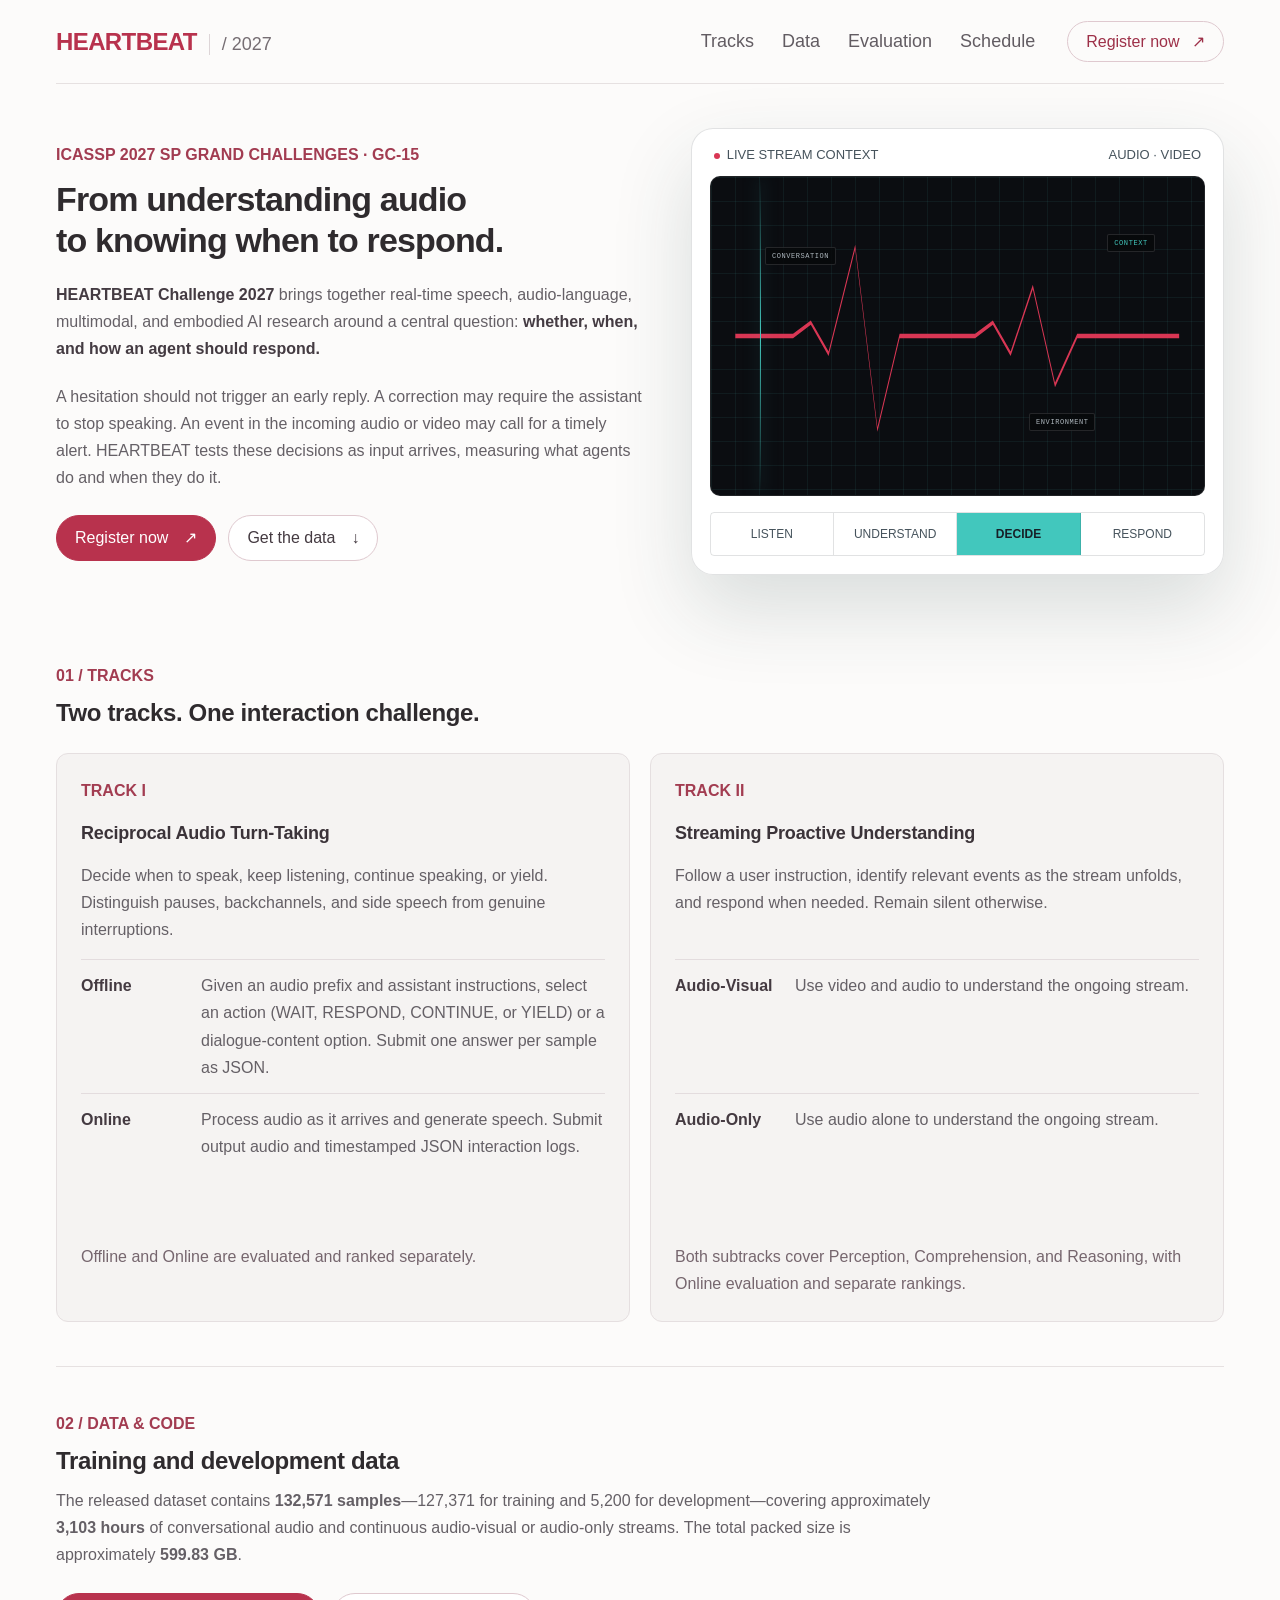
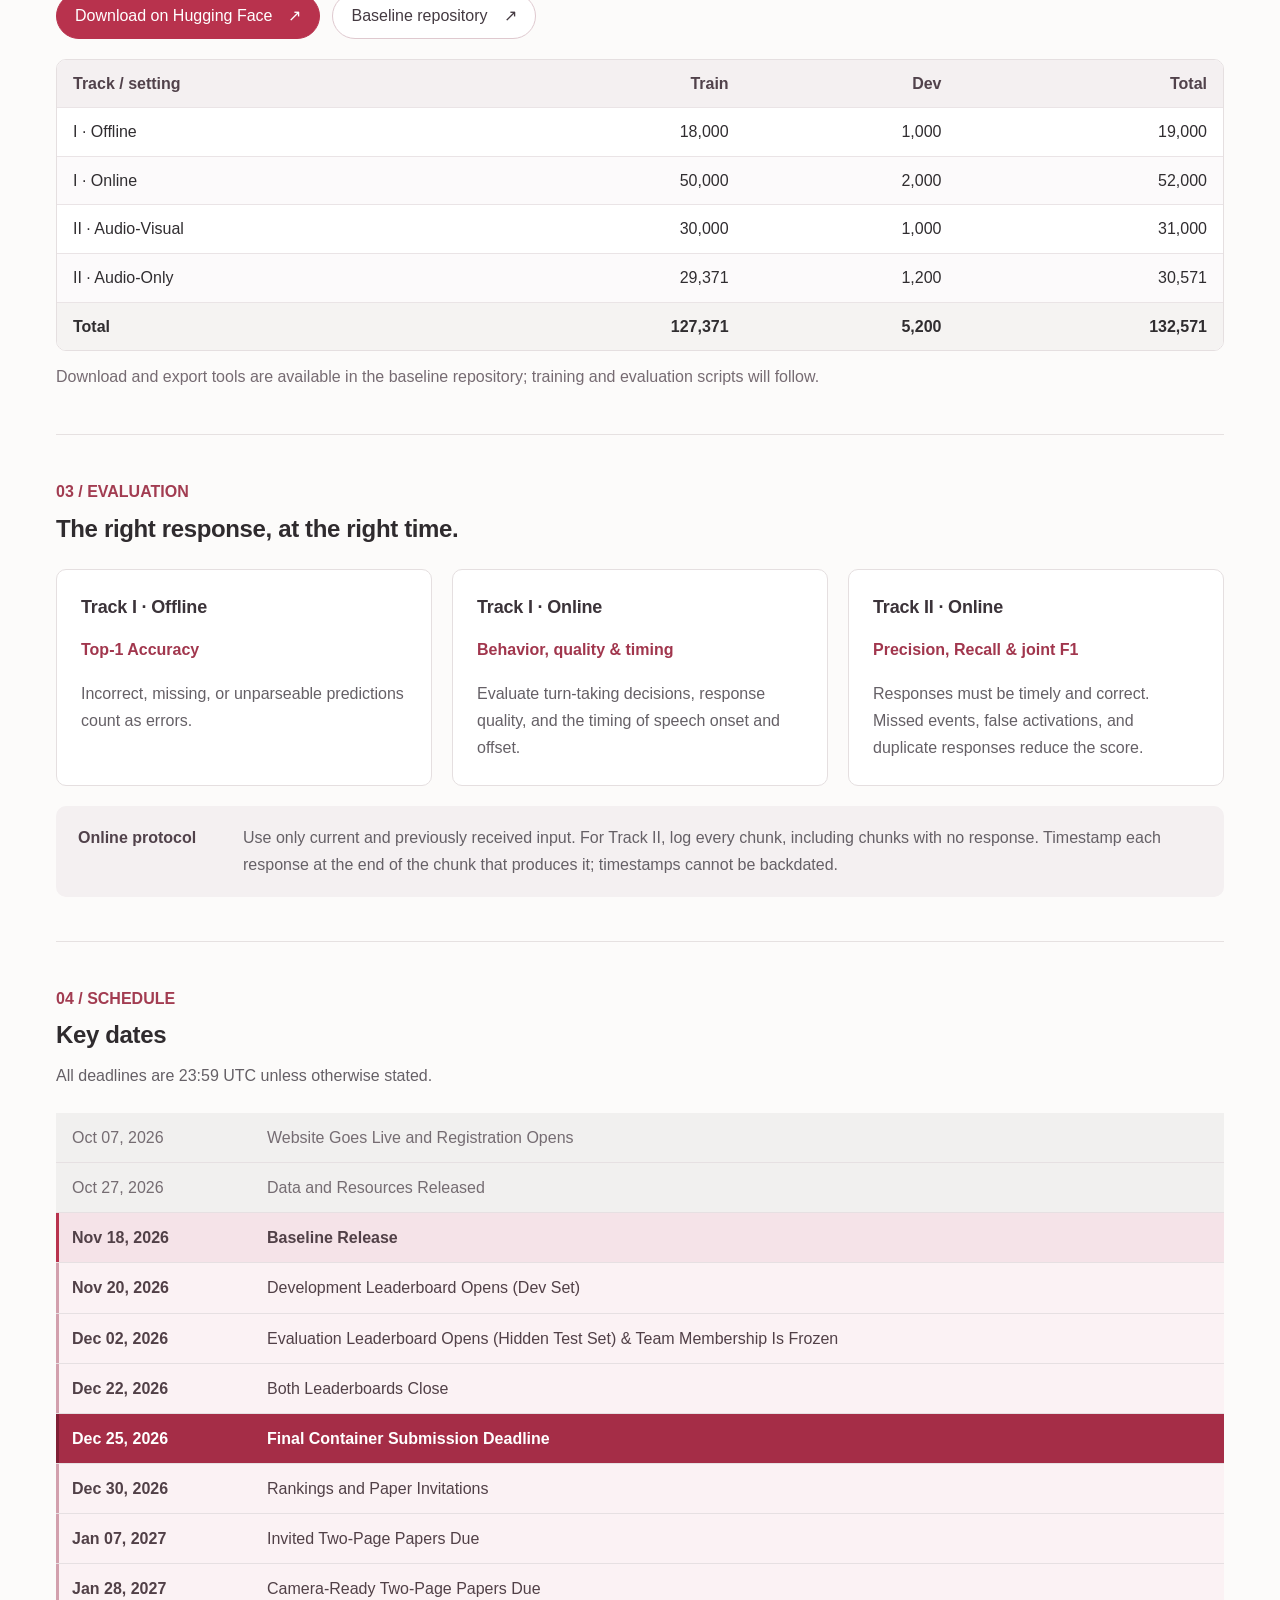
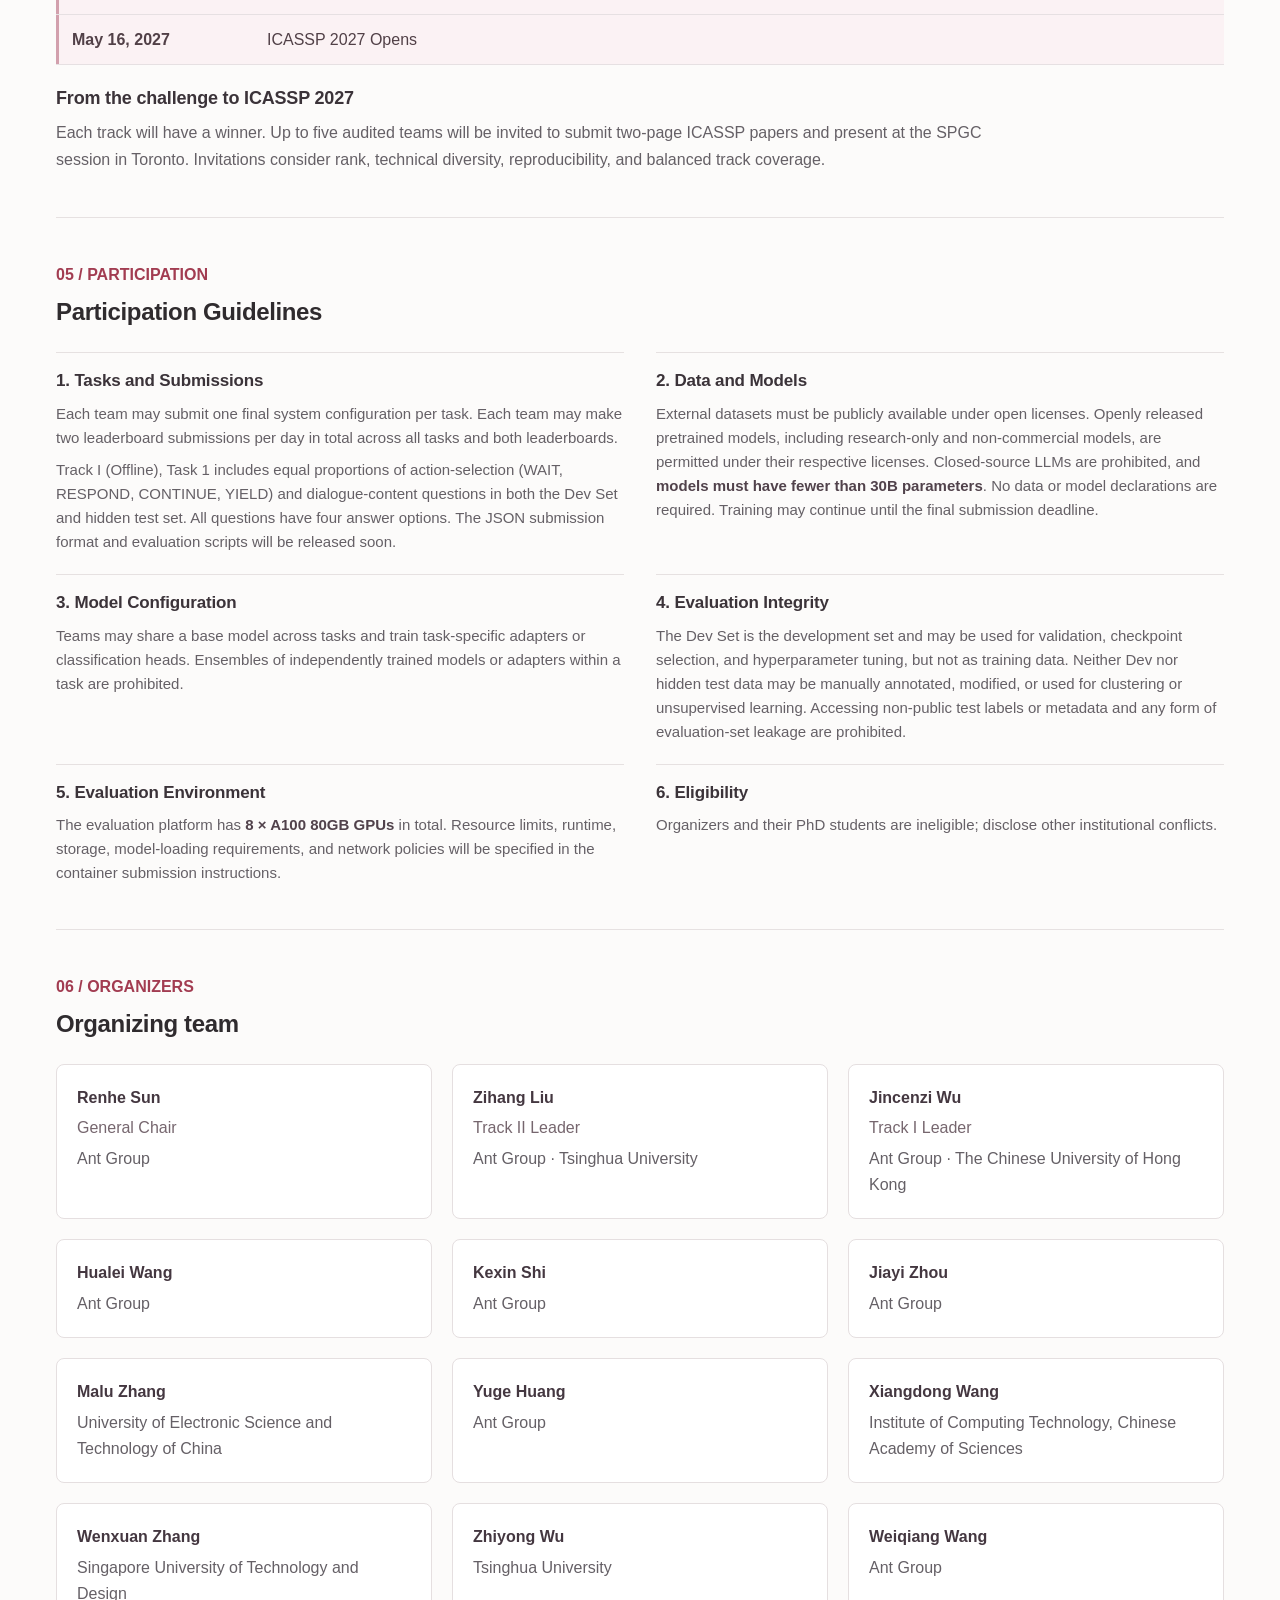
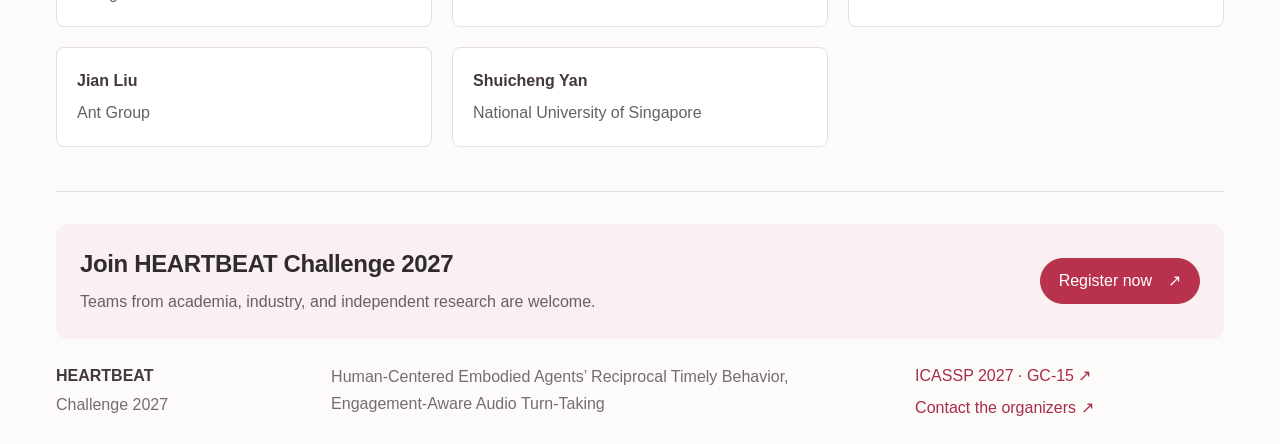
<file: index.html>
<!doctype html>
<html lang="en">
  <head>
    <meta charset="utf-8">
    <meta name="viewport" content="width=device-width, initial-scale=1">
    <meta name="theme-color" content="#fcfbfa">
    <meta name="color-scheme" content="light">
    <title>HEARTBEAT Challenge 2027 | Human-Centered Audio Agents</title>
    <meta name="description" content="A challenge for timely, context-appropriate behavior in conversational audio and continuous audio-visual or audio-only streams.">
    <meta name="keywords" content="audio agents, turn-taking, streaming proactive understanding, audio-visual understanding, ICASSP 2027, signal processing grand challenge">
    <link rel="canonical" href="https://heartbeat-challenge.github.io/">
    <meta property="og:title" content="HEARTBEAT Challenge 2027 | Human-Centered Audio Agents">
    <meta property="og:description" content="A challenge for timely, context-appropriate behavior in conversational audio and continuous audio-visual or audio-only streams.">
    <meta property="og:url" content="https://heartbeat-challenge.github.io/">
    <meta property="og:site_name" content="HEARTBEAT Challenge 2027">
    <meta property="og:type" content="website">
    <meta property="og:image" content="https://heartbeat-challenge.github.io/og.png">
    <meta property="og:image:width" content="1731">
    <meta property="og:image:height" content="909">
    <meta property="og:image:alt" content="HEARTBEAT Challenge 2027 — When to act, and when not to.">
    <meta name="twitter:card" content="summary_large_image">
    <meta name="twitter:title" content="HEARTBEAT Challenge 2027 | Human-Centered Audio Agents">
    <meta name="twitter:description" content="A challenge for timely, context-appropriate behavior in conversational audio and continuous audio-visual or audio-only streams.">
    <meta name="twitter:image" content="https://heartbeat-challenge.github.io/og.png">
    <link rel="stylesheet" href="styles.css?v=d2b49ff3ea4c">
  </head>
  <body>
    <div class="site-shell">
      <header class="site-header">
        <a class="wordmark" href="#top" aria-label="HEARTBEAT Challenge 2027 home">HEARTBEAT <span>/ 2027</span></a>
        <nav aria-label="Primary navigation">
          <a href="#tracks">Tracks</a><a href="#data">Data</a><a href="#evaluation">Evaluation</a><a href="#schedule">Schedule</a>
        </nav>
        <a href="https://docs.google.com/forms/d/e/1FAIpQLSeq71Oni7f8qC5xNKklaiRbovr6B1ZjVRHOJLXYPUYYPjAZ2w/viewform?usp=header" class="header-cta" target="_blank" rel="noopener noreferrer">Register now <span aria-hidden="true">↗</span></a>
      </header>
      <main id="top">
        <section class="hero" aria-labelledby="hero-title">
          <div class="hero-copy">
            <p class="eyebrow">ICASSP 2027 SP GRAND CHALLENGES · <span class="challenge-id">GC-15</span></p>
            <h1 id="hero-title">From understanding audio<br> to knowing when to respond.</h1>
            <p class="hero-lede"><strong>HEARTBEAT Challenge 2027</strong> brings together real-time speech, audio-language, multimodal, and embodied AI research around a central question: <strong>whether, when, and how an agent should respond.</strong></p>

            <p class="hero-lede">A hesitation should not trigger an early reply. A correction may require the assistant to stop speaking. An event in the incoming audio or video may call for a timely alert. HEARTBEAT tests these decisions as input arrives, measuring what agents do and when they do it.</p>
            <div class="hero-actions"><a href="https://docs.google.com/forms/d/e/1FAIpQLSeq71Oni7f8qC5xNKklaiRbovr6B1ZjVRHOJLXYPUYYPjAZ2w/viewform?usp=header" class="button button-primary" target="_blank" rel="noopener noreferrer">Register now <span aria-hidden="true">↗</span></a><a class="button button-ghost" href="#data">Get the data <span aria-hidden="true">↓</span></a></div>
          </div>
          <div class="monitor-card challenge-visual" aria-label="Continuous input, context understanding, and response decisions">
            <div class="monitor-head"><span>LIVE STREAM CONTEXT</span><span>AUDIO · VIDEO</span></div>
            <div class="monitor-screen" aria-hidden="true"><div class="monitor-grid"></div><div class="trace-reveal"><div class="trace-line"></div></div><div class="scan-line"></div><span class="audio-label label-a">CONVERSATION</span><span class="audio-label label-b">ENVIRONMENT</span><span class="audio-label label-c">CONTEXT</span></div>
            <div class="action-row" aria-label="Listen, understand, decide, and respond"><span>LISTEN</span><span>UNDERSTAND</span><span class="active">DECIDE</span><span>RESPOND</span></div>
          </div>
        </section>

        <section class="content-section" id="tracks" aria-labelledby="tracks-title">
          <div class="section-heading"><p class="section-kicker">01 / TRACKS</p><h2 id="tracks-title">Two tracks. One interaction challenge.</h2></div>
          <div class="track-grid">
            <article class="track-card">
              <p class="card-label">TRACK I</p><h3>Reciprocal Audio Turn-Taking</h3>
              <p>Decide when to speak, keep listening, continue speaking, or yield. Distinguish pauses, backchannels, and side speech from genuine interruptions.</p>
              <dl class="track-settings"><div><dt>Offline</dt><dd>Given an audio prefix and assistant instructions, select an action (WAIT, RESPOND, CONTINUE, or YIELD) or a dialogue-content option. Submit one answer per sample as JSON.</dd></div><div><dt>Online</dt><dd>Process audio as it arrives and generate speech. Submit output audio and timestamped JSON interaction logs.</dd></div></dl>
              <p class="card-note">Offline and Online are evaluated and ranked separately.</p>
            </article>
            <article class="track-card">
              <p class="card-label">TRACK II</p><h3>Streaming Proactive Understanding</h3>
              <p>Follow a user instruction, identify relevant events as the stream unfolds, and respond when needed. Remain silent otherwise.</p>
              <dl class="track-settings"><div><dt>Audio-Visual</dt><dd>Use video and audio to understand the ongoing stream.</dd></div><div><dt>Audio-Only</dt><dd>Use audio alone to understand the ongoing stream.</dd></div></dl>
              <p class="card-note">Both subtracks cover Perception, Comprehension, and Reasoning, with Online evaluation and separate rankings.</p>
            </article>
          </div>
        </section>

        <section class="content-section" id="data" aria-labelledby="data-title">
          <div class="section-heading"><p class="section-kicker">02 / DATA &amp; CODE</p><h2 id="data-title">Training and development data</h2><p>The released dataset contains <strong>132,571 samples</strong>—127,371 for training and 5,200 for development—covering approximately <strong>3,103 hours</strong> of conversational audio and continuous audio-visual or audio-only streams. The total packed size is approximately <strong>599.83 GB</strong>.</p></div>
          <div class="resource-links"><a href="https://huggingface.co/inclusionAI/Realtime-Venus/tree/main/data/HEARTBEAT_Challenge" class="button button-primary" target="_blank" rel="noopener noreferrer">Download on Hugging Face <span aria-hidden="true">↗</span></a><a href="https://github.com/heartbeat-challenge/HEARTBEAT_challenge_baseline/" class="button button-ghost" target="_blank" rel="noopener noreferrer">Baseline repository <span aria-hidden="true">↗</span></a></div>
          <div class="table-wrap" role="region" aria-label="Dataset statistics" tabindex="0">
            <table class="dataset-table"><caption>Dataset summary by track and setting</caption><thead><tr><th scope="col">Track / setting</th><th scope="col" class="numeric">Train</th><th scope="col" class="numeric">Dev</th><th scope="col" class="numeric">Total</th></tr></thead><tbody><tr><th scope="row">I · Offline</th><td>18,000</td><td>1,000</td><td>19,000</td></tr>
<tr><th scope="row">I · Online</th><td>50,000</td><td>2,000</td><td>52,000</td></tr>
<tr><th scope="row">II · Audio-Visual</th><td>30,000</td><td>1,000</td><td>31,000</td></tr>
<tr><th scope="row">II · Audio-Only</th><td>29,371</td><td>1,200</td><td>30,571</td></tr></tbody><tfoot><tr><th scope="row">Total</th><td>127,371</td><td>5,200</td><td>132,571</td></tr></tfoot></table>
          </div>
          <div class="data-notes"><p>Download and export tools are available in the baseline repository; training and evaluation scripts will follow.</p></div>
        </section>

        <section class="content-section" id="evaluation" aria-labelledby="evaluation-title">
          <div class="section-heading"><p class="section-kicker">03 / EVALUATION</p><h2 id="evaluation-title">The right response, at the right time.</h2></div>
          <div class="evaluation-grid">
            <article class="info-card"><h3>Track I · Offline</h3><p class="metric">Top-1 Accuracy</p><p>Incorrect, missing, or unparseable predictions count as errors.</p></article>
            <article class="info-card"><h3>Track I · Online</h3><p class="metric">Behavior, quality &amp; timing</p><p>Evaluate turn-taking decisions, response quality, and the timing of speech onset and offset.</p></article>
            <article class="info-card"><h3>Track II · Online</h3><p class="metric">Precision, Recall &amp; joint F1</p><p>Responses must be timely and correct. Missed events, false activations, and duplicate responses reduce the score.</p></article>
          </div>
          <div class="protocol-note"><strong>Online protocol</strong><p>Use only current and previously received input. For Track II, log every chunk, including chunks with no response. Timestamp each response at the end of the chunk that produces it; timestamps cannot be backdated.</p></div>
        </section>

        <section class="content-section" id="schedule" aria-labelledby="schedule-title">
          <div class="section-heading"><p class="section-kicker">04 / SCHEDULE</p><h2 id="schedule-title">Key dates</h2><p>All deadlines are 23:59 UTC unless otherwise stated.</p></div>
          <ol class="timeline">
            <li class="past"><time datetime="2026-10-07">Oct 07, 2026</time><span>Website Goes Live and Registration Opens</span></li>
            <li class="past"><time datetime="2026-10-27">Oct 27, 2026</time><span>Data and Resources Released</span></li>
            <li class="upcoming next"><time datetime="2026-11-18">Nov 18, 2026</time><span>Baseline Release</span></li>
            <li class="upcoming"><time datetime="2026-11-20">Nov 20, 2026</time><span>Development Leaderboard Opens (Dev Set)</span></li>
            <li class="upcoming"><time datetime="2026-12-02">Dec 02, 2026</time><span>Evaluation Leaderboard Opens (Hidden Test Set) &amp; Team Membership Is Frozen</span></li>
            <li class="upcoming"><time datetime="2026-12-22">Dec 22, 2026</time><span>Both Leaderboards Close</span></li>
            <li class="upcoming deadline"><time datetime="2026-12-25">Dec 25, 2026</time><span>Final Container Submission Deadline</span></li>
            <li class="upcoming"><time datetime="2026-12-30">Dec 30, 2026</time><span>Rankings and Paper Invitations</span></li>
            <li class="upcoming"><time datetime="2027-01-07">Jan 07, 2027</time><span>Invited Two-Page Papers Due</span></li>
            <li class="upcoming"><time datetime="2027-01-28">Jan 28, 2027</time><span>Camera-Ready Two-Page Papers Due</span></li>
            <li class="upcoming"><time datetime="2027-05-16">May 16, 2027</time><span>ICASSP 2027 Opens</span></li>
          </ol>
          <div class="recognition-note"><h3>From the challenge to ICASSP 2027</h3><p>Each track will have a winner. Up to five audited teams will be invited to submit two-page ICASSP papers and present at the SPGC session in Toronto. Invitations consider rank, technical diversity, reproducibility, and balanced track coverage.</p></div>
        </section>

        <section class="content-section" id="participation" aria-labelledby="participation-title">
          <div class="section-heading"><p class="section-kicker">05 / PARTICIPATION</p><h2 id="participation-title">Participation Guidelines</h2></div>
          <div class="participation-grid">
            <article><h3>1. Tasks and Submissions</h3><div><p>Each team may submit one final system configuration per task. Each team may make two leaderboard submissions per day in total across all tasks and both leaderboards.</p><p>Track I (Offline), Task 1 includes equal proportions of action-selection (WAIT, RESPOND, CONTINUE, YIELD) and dialogue-content questions in both the Dev Set and hidden test set. All questions have four answer options. The JSON submission format and evaluation scripts will be released soon.</p></div></article>
            <article><h3>2. Data and Models</h3><p>External datasets must be publicly available under open licenses. Openly released pretrained models, including research-only and non-commercial models, are permitted under their respective licenses. Closed-source LLMs are prohibited, and <strong>models must have fewer than 30B parameters</strong>. No data or model declarations are required. Training may continue until the final submission deadline.</p></article>
            <article><h3>3. Model Configuration</h3><p>Teams may share a base model across tasks and train task-specific adapters or classification heads. Ensembles of independently trained models or adapters within a task are prohibited.</p></article>
            <article><h3>4. Evaluation Integrity</h3><p>The Dev Set is the development set and may be used for validation, checkpoint selection, and hyperparameter tuning, but not as training data. Neither Dev nor hidden test data may be manually annotated, modified, or used for clustering or unsupervised learning. Accessing non-public test labels or metadata and any form of evaluation-set leakage are prohibited.</p></article>
            <article><h3>5. Evaluation Environment</h3><p>The evaluation platform has <strong>8 × A100 80GB GPUs</strong> in total. Resource limits, runtime, storage, model-loading requirements, and network policies will be specified in the container submission instructions.</p></article>
            <article><h3>6. Eligibility</h3><p>Organizers and their PhD students are ineligible; disclose other institutional conflicts.</p></article>
          </div>
        </section>

        <section class="content-section" id="organizers" aria-labelledby="organizers-title">
          <div class="section-heading"><p class="section-kicker">06 / ORGANIZERS</p><h2 id="organizers-title">Organizing team</h2></div>
          <ul class="team-list" aria-label="Full organizing team"><li><div class="organizer-person"><strong>Renhe Sun</strong><span class="organizer-role">General Chair</span></div><span class="organizer-affiliation">Ant Group</span></li><li><div class="organizer-person"><strong>Zihang Liu</strong><span class="organizer-role">Track II Leader</span></div><span class="organizer-affiliation">Ant Group · Tsinghua University</span></li><li><div class="organizer-person"><strong>Jincenzi Wu</strong><span class="organizer-role">Track I Leader</span></div><span class="organizer-affiliation">Ant Group · The Chinese University of Hong Kong</span></li><li><div class="organizer-person"><strong>Hualei Wang</strong></div><span class="organizer-affiliation">Ant Group</span></li><li><div class="organizer-person"><strong>Kexin Shi</strong></div><span class="organizer-affiliation">Ant Group</span></li><li><div class="organizer-person"><strong>Jiayi Zhou</strong></div><span class="organizer-affiliation">Ant Group</span></li><li><div class="organizer-person"><strong>Malu Zhang</strong></div><span class="organizer-affiliation">University of Electronic Science and Technology of China</span></li><li><div class="organizer-person"><strong>Yuge Huang</strong></div><span class="organizer-affiliation">Ant Group</span></li><li><div class="organizer-person"><strong>Xiangdong Wang</strong></div><span class="organizer-affiliation">Institute of Computing Technology, Chinese Academy of Sciences</span></li><li><div class="organizer-person"><strong>Wenxuan Zhang</strong></div><span class="organizer-affiliation">Singapore University of Technology and Design</span></li><li><div class="organizer-person"><strong>Zhiyong Wu</strong></div><span class="organizer-affiliation">Tsinghua University</span></li><li><div class="organizer-person"><strong>Weiqiang Wang</strong></div><span class="organizer-affiliation">Ant Group</span></li><li><div class="organizer-person"><strong>Jian Liu</strong></div><span class="organizer-affiliation">Ant Group</span></li><li><div class="organizer-person"><strong>Shuicheng Yan</strong></div><span class="organizer-affiliation">National University of Singapore</span></li></ul>
        </section>

        <section class="final-cta" aria-labelledby="final-title">
          <div><h2 id="final-title">Join HEARTBEAT Challenge 2027</h2><p>Teams from academia, industry, and independent research are welcome.</p></div>
          <a href="https://docs.google.com/forms/d/e/1FAIpQLSeq71Oni7f8qC5xNKklaiRbovr6B1ZjVRHOJLXYPUYYPjAZ2w/viewform?usp=header" class="button button-primary" target="_blank" rel="noopener noreferrer">Register now <span aria-hidden="true">↗</span></a>
        </section>
      </main>
      <footer><div class="footer-brand"><strong>HEARTBEAT</strong><span>Challenge 2027</span></div><p>Human-Centered Embodied Agents’ Reciprocal Timely Behavior, Engagement-Aware Audio Turn-Taking</p><div class="footer-meta"><a href="https://2027.ieeeicassp.org/sp-grand-challenges/" target="_blank" rel="noopener noreferrer">ICASSP 2027 · GC-15 <span aria-hidden="true">↗</span></a><a href="mailto:sunrenhe.srh@antgroup.com">Contact the organizers ↗</a></div></footer>
    </div>
  </body>
</html>
</file>
<file: styles.css>
:root {
  color-scheme: light;
  --page: #f5f8f8;
  --surface: #ffffff;
  --surface-soft: #edf5f4;
  --ink: #172027;
  --ink-soft: #ffffff;
  --paper: #f8faf9;
  --paper-bright: #ffffff;
  --muted: #66737b;
  --muted-dark: #46535c;
  --pulse: #d93654;
  --pulse-dark: #a92340;
  --signal: #42c7bd;
  --signal-dark: #08766f;
  --line: rgba(23, 32, 39, 0.13);
  --dark-line: rgba(23, 32, 39, 0.18);
  --mono: "SFMono-Regular", "Roboto Mono", "IBM Plex Mono", Consolas, monospace;
  --sans: Inter, "Helvetica Neue", Helvetica, Arial, sans-serif;
}

.monitor-card {
  align-self: center;
  padding: 18px;
  border: 1px solid var(--line);
  border-radius: 22px;
  background: rgba(255, 255, 255, 0.92);
  box-shadow: 0 34px 80px rgba(38, 69, 71, 0.16);
}

.monitor-head {
  display: flex;
  justify-content: space-between;
  padding: 0 4px 14px;
  color: var(--muted-dark);
  font-size: 9px;
}

.monitor-head span:first-child::before {
  display: inline-block;
  width: 6px;
  height: 6px;
  margin-right: 7px;
  border-radius: 50%;
  background: var(--pulse);
  content: "";
}

.monitor-screen {
  position: relative;
  height: clamp(230px, 25vw, 360px);
  overflow: hidden;
  border: 1px solid rgba(255, 255, 255, 0.09);
  border-radius: 10px;
  background: #0b0d11;
}

.monitor-grid {
  position: absolute;
  inset: 0;
  background-image:
    linear-gradient(rgba(92, 225, 216, 0.065) 1px, transparent 1px),
    linear-gradient(90deg, rgba(92, 225, 216, 0.065) 1px, transparent 1px);
  background-size: 24px 24px;
}

.trace-reveal {
  position: absolute;
  inset: 15% 5%;
  animation: trace-reveal 3.8s linear infinite;
}

.trace-line {
  width: 100%;
  height: 100%;
  background: var(--pulse);
  clip-path: polygon(0 49%, 13% 49%, 17% 43%, 21% 57%, 27% 9%, 32% 91%, 37% 49%, 54% 49%, 58% 43%, 62% 57%, 67% 27%, 72% 71%, 77% 49%, 100% 49%, 100% 51%, 77% 51%, 72% 73%, 67% 29%, 62% 59%, 58% 45%, 54% 51%, 37% 51%, 32% 93%, 27% 11%, 21% 59%, 17% 45%, 13% 51%, 0 51%);
  filter: drop-shadow(0 0 8px rgba(255, 73, 100, 0.76));
}

.scan-line {
  position: absolute;
  top: 0;
  bottom: 0;
  left: 10%;
  width: 1px;
  background: linear-gradient(transparent, var(--signal), transparent);
  box-shadow: 0 0 16px rgba(92, 225, 216, 0.55);
  animation: scan 4.8s linear infinite;
}

.audio-label {
  position: absolute;
  padding: 4px 6px;
  border: 1px solid rgba(255, 255, 255, 0.12);
  border-radius: 2px;
  background: rgba(8, 9, 11, 0.84);
  color: #aeb7be;
  font-family: var(--mono);
  font-size: 7px;
  letter-spacing: 0.08em;
}

.label-a { top: 22%; left: 11%; }
.label-b { right: 22%; bottom: 20%; }
.label-c { top: 18%; right: 10%; color: var(--signal); }

.action-row {
  display: grid;
  grid-template-columns: repeat(4, 1fr);
  overflow: hidden;
  border: 1px solid var(--line);
  border-radius: 4px;
}

.action-row span {
  display: grid;
  min-height: 36px;
  border-right: 1px solid var(--line);
  color: var(--muted-dark);
  font-family: var(--mono);
  font-size: 7px;
  letter-spacing: 0.05em;
  place-items: center;
}

.action-row span:last-child { border-right: 0; }
.action-row .active { background: var(--signal); color: var(--ink); font-weight: 800; }

@keyframes trace-reveal {
  0% { clip-path: inset(0 100% 0 0); opacity: 1; }
  76% { clip-path: inset(0 0 0 0); opacity: 1; }
  92% { clip-path: inset(0 0 0 0); opacity: 1; }
  100% { clip-path: inset(0 0 0 0); opacity: 0; }
}

@keyframes scan {
  from { transform: translateX(0); }
  to { transform: translateX(390px); }
}

/* Shared page grid, spacing, and type hierarchy. */
* { box-sizing: border-box; }
html { background: #fcfbfa; scroll-behavior: smooth; scroll-padding-top: 24px; }
body { margin: 0; background: #fcfbfa; color: #302d30; font-family: "Helvetica Neue", Helvetica, Arial, sans-serif; font-size: 16px; -webkit-font-smoothing: antialiased; }
a { color: #a52d47; text-decoration: none; }
a:hover { text-decoration: underline; text-underline-offset: 3px; }
a:focus-visible, .table-wrap:focus-visible { outline: 2px solid #b8324d; outline-offset: 4px; }
.site-shell { max-width: 1240px; margin: 0 auto; padding: 0 36px; }
.site-header { display: flex; align-items: center; gap: 32px; min-height: 84px; border-bottom: 1px solid #e6e1e1; }
.wordmark { display: inline-flex; align-items: baseline; gap: 12px; color: #b8324d; font-size: 24px; font-weight: 600; letter-spacing: -.025em; }
.wordmark span { padding-left: 12px; border-left: 1px solid #ddd5d7; color: #766e73; font-size: 18px; font-weight: 400; letter-spacing: 0; }
.site-header nav { display: flex; gap: 28px; margin-left: auto; font-size: 18px; }
.site-header nav a { color: #625c62; }
.header-cta { padding: 10px 18px; border: 1px solid #dfc9cf; border-radius: 24px; font-size: 16px; color: #9d3048; white-space: nowrap; }
.header-cta span { margin-left: 8px; }
.hero { display: grid; grid-template-columns: minmax(0,1.1fr) minmax(0,1fr); align-items: center; gap: 48px; padding: 44px 0; }
.eyebrow, .section-kicker, .card-label { margin: 0 0 12px; color: #a23c51; font-size: 16px; font-weight: 600; line-height: 1.6; letter-spacing: 0; }
h1 { margin: 0; color: #2f2b2e; font-size: 34px; font-weight: 600; line-height: 1.2; letter-spacing: -.025em; }
h2 { margin: 0; color: #2f2b2e; font-size: 24px; font-weight: 600; line-height: 1.35; letter-spacing: -.015em; }
h3 { margin: 0; color: #3b3339; font-size: 18px; font-weight: 600; line-height: 1.45; letter-spacing: -.01em; }
p { line-height: 1.7; }
.challenge-id { white-space: nowrap; }
.hero-lede { margin: 20px 0 0; color: #656066; }
.hero-lede strong { color: #443b42; font-weight: 600; }
.hero-actions, .resource-links { display: flex; flex-wrap: wrap; gap: 12px; }
.hero-actions { margin-top: 24px; }
.button { display: inline-flex; align-items: center; justify-content: center; gap: 16px; min-height: 44px; padding: 10px 18px; border: 1px solid #dfc9cf; border-radius: 24px; font-size: 16px; line-height: 1.5; white-space: nowrap; }
.button:hover { text-decoration: none; background: #f8eef1; }
.button-primary { border-color: #b8324d; background: #b8324d; color: #fff; }
.button-primary:hover { background: #9f263f; }
.button-ghost { color: #443a41; background: #fff; }
/* Illustration: retain original tokens, typography, geometry, and motion. */
.monitor-card { color: var(--ink); font-family: var(--sans); font-size: 16px; }
.monitor-head { font-family: var(--mono); letter-spacing: .08em; text-transform: uppercase; }
.content-section { padding: 44px 0; border-bottom: 1px solid #e6e1e1; }
.section-heading { margin-bottom: 24px; }
.section-heading > p:last-child:not(.section-kicker) { max-width: 880px; margin: 10px 0 0; color: #656066; }
.section-kicker { margin-bottom: 8px; }
.track-grid, .participation-grid { display: grid; grid-template-columns: repeat(2,minmax(0,1fr)); gap: 20px; }
.track-card { display: grid; grid-template-rows: subgrid; grid-row: span 5; gap: 16px; padding: 24px; border: 1px solid #e5dfe0; border-radius: 12px; background: #f5f3f2; }
.track-card > p { margin: 0; color: #656066; }
.track-card .card-label { color: #a23c51; }
.track-settings { display: grid; grid-template-rows: repeat(2, 1fr); margin: 0; }
.track-settings > div { display: grid; grid-template-columns: 108px 1fr; gap: 12px; padding: 12px 0; border-top: 1px solid #e3dcde; }
.track-settings dt { color: #443a41; font-size: 16px; font-weight: 600; line-height: 1.7; }
.track-settings dd { margin: 0; color: #656066; font-size: 16px; line-height: 1.7; }
.track-card .card-note { font-size: 16px; color: #76666e; }
.resource-links { margin-bottom: 20px; }
.table-wrap { width: 100%; overflow-x: auto; border: 1px solid #e5dfe0; border-radius: 10px; background: #fff; }
.dataset-table { width: 100%; border-collapse: collapse; font-size: 16px; text-align: left; line-height: 1.6; }
.dataset-table caption { position: absolute; width: 1px; height: 1px; padding: 0; overflow: hidden; clip-path: inset(50%); }
.dataset-table th, .dataset-table td { padding: 11px 16px; border-bottom: 1px solid #eae4e6; white-space: nowrap; font-weight: 400; }
.dataset-table thead th { background: #f4f0f1; color: #51424b; font-size: 16px; font-weight: 600; }
.dataset-table tbody th { white-space: normal; }
.dataset-table tbody tr:nth-child(even) { background: #fcfafb; }
.dataset-table td, .dataset-table .numeric { text-align: right; font-variant-numeric: tabular-nums; }
.dataset-table tfoot th, .dataset-table tfoot td { background: #f5f3f2; font-weight: 600; border: 0; }
.data-notes { margin-top: 12px; }
.data-notes p { margin: 4px 0 0; color: #766b72; font-size: 16px; }
.evaluation-grid { display: grid; grid-template-columns: repeat(3,minmax(0,1fr)); gap: 20px; }
.info-card { display: grid; grid-template-rows: subgrid; grid-row: span 3; gap: 16px; padding: 24px; border: 1px solid #e5dfe0; border-radius: 10px; background: #fff; }
.info-card h3 { font-size: 18px; }
.info-card p { margin: 0; color: #656066; font-size: 16px; }
.info-card .metric { color: #a1364d; font-size: 16px; font-weight: 600; }
.protocol-note { display: grid; grid-template-columns: 145px 1fr; gap: 20px; margin-top: 20px; padding: 18px 22px; background: #f4f0f1; border-radius: 10px; }
.protocol-note strong { font-size: 16px; font-weight: 600; line-height: 1.7; color: #51424b; }
.protocol-note p { margin: 0; font-size: 16px; color: #656066; }
.timeline { margin: 0; padding: 0; list-style: none; }
.timeline li { display: grid; grid-template-columns: 175px 1fr; align-items: baseline; gap: 20px; padding: 11px 16px; border-bottom: 1px solid #e6e0e2; font-size: 16px; line-height: 1.7; }
.timeline li:nth-child(odd) { background: #f5f3f2; }
.timeline time { color: #51424b; font-weight: 600; font-variant-numeric: tabular-nums; }
/* Milestone emphasis is anchored to the requested October 27, 2026 cutoff. */
.timeline li.past { background: #f1f0ef; color: #756c72; }
.timeline li.past time { color: #756c72; font-weight: 400; }
.timeline li.upcoming { background: #fbf2f4; box-shadow: inset 3px 0 #d2a0ad; color: #514047; }
.timeline li.upcoming time { color: #514047; }
.timeline li.next { background: #f5e3e8; box-shadow: inset 3px 0 #b8324d; font-weight: 600; }
.timeline li.deadline { background: #a52d47; box-shadow: inset 3px 0 #7f1f35; color: #fff; font-weight: 600; }
.timeline li.deadline time { color: #fff; }
.recognition-note { margin-top: 20px; }
.recognition-note h3 { font-size: 18px; }
.recognition-note p { margin: 8px 0 0; max-width: 960px; color: #656066; font-size: 16px; }
.participation-grid { grid-template-columns: repeat(2,minmax(0,1fr)); gap: 20px 32px; }
.participation-grid article { min-width: 0; padding-top: 16px; border-top: 1px solid #e6e1e1; }
.participation-grid h3 { margin-bottom: 8px; font-size: 17px; line-height: 1.45; }
.participation-grid p { margin: 0; font-size: 15px; line-height: 1.6; color: #656066; }
.participation-grid p + p { margin-top: 8px; }
.participation-grid strong { color: #51424b; font-weight: 600; }
.team-list { display: grid; grid-template-columns: repeat(3,minmax(0,1fr)); gap: 20px; margin: 0; padding: 0; list-style: none; }
.team-list > li { padding: 20px; border: 1px solid #e5dfe0; border-radius: 8px; background: #fff; }
.organizer-person { display: flex; flex-direction: column; gap: 4px; }
.organizer-person strong { color: #443740; font-size: 16px; font-weight: 600; line-height: 1.6; }
.organizer-role { color: #76666e; font-size: 16px; line-height: 1.6; }
.organizer-affiliation { display: block; margin-top: 6px; color: #656066; font-size: 16px; line-height: 1.6; }
.final-cta { display: flex; align-items: center; gap: 32px; padding: 24px; margin-top: 32px; border-radius: 12px; background: #faf0f2; }
.final-cta h2 { font-size: 24px; }
.final-cta p { max-width: 820px; margin: 8px 0 0; color: #656066; font-size: 16px; }
.final-cta .button { margin-left: auto; flex-shrink: 0; }
footer { display: grid; grid-template-columns: .8fr 1.8fr 1fr; gap: 28px; padding: 24px 0; color: #766b72; font-size: 16px; line-height: 1.6; }
.footer-brand { display: flex; flex-direction: column; gap: 3px; }
.footer-brand strong { color: #443740; font-weight: 600; }
footer p { margin: 0; }
.footer-meta { display: flex; flex-direction: column; gap: 6px; }
@media (max-width:1050px) {
 .site-shell { padding: 0 28px; }
 .hero { gap: 28px; }
 h1 { font-size: 32px; }
 .site-header { gap: 24px; }
 .site-header nav { gap: 20px; }
 .team-list { grid-template-columns: repeat(2,minmax(0,1fr)); }
 .monitor-card { width: min(100%,720px); justify-self: end; }
 .monitor-screen { height: 320px; }
 .track-settings > div { grid-template-columns: 1fr; gap: 4px; }
}
@media (max-width:780px) {
 .site-shell { padding: 0 20px; }
 .site-header { display: grid; grid-template-columns: 1fr auto; gap: 16px 12px; padding: 18px 0; min-height: auto; }
 .wordmark { font-size: 22px; gap: 8px; }
 .wordmark span { padding-left: 8px; }
 .header-cta { margin-left: auto; padding: 8px 12px; font-size: 16px; }
 .site-header nav { grid-column: 1 / -1; width: 100%; flex-wrap: wrap; order: 3; justify-content: space-between; margin: 0; gap: 12px; }
 .hero { grid-template-columns: 1fr; padding: 28px 0; gap: 24px; }
 h1 { font-size: 30px; }
 h1 br { display: none; }
 h2 { font-size: 24px; }
 h3 { font-size: 18px; }
 .eyebrow { font-size: 16px; }
 .hero-lede { margin-top: 16px; }
 .monitor-card { padding: 12px; }
 .monitor-screen { height: 230px; }
 .action-row span { font-size: 6px; }
 .intro-strip { padding: 18px 0; }
 .content-section { padding: 32px 0; }
 .track-grid, .evaluation-grid, .participation-grid, .team-list { grid-template-columns: 1fr; gap: 16px; }
 .track-card, .info-card { grid-template-rows: auto; grid-row: auto; padding: 20px; gap: 16px; }
 .section-heading { margin-bottom: 20px; }
 .participation-grid { gap: 18px; }
 .participation-grid article { padding: 14px 0 0; }
 .track-settings > div { grid-template-columns: 108px 1fr; gap: 12px; }
 .protocol-note { grid-template-columns: 1fr; gap: 6px; padding: 18px; }
 .timeline li { grid-template-columns: 100px 1fr; gap: 12px; padding: 12px; }
 .timeline time { font-size: 16px; }
 .dataset-table th, .dataset-table td { padding: 10px 8px; }
 .dataset-table thead th:first-child { white-space: normal; }
 .final-cta { flex-direction: column; align-items: start; gap: 18px; padding: 22px; }
 .final-cta .button { margin-left: 0; }
 footer { grid-template-columns: 1fr; gap: 16px; }
}
@media (max-width:360px) {
 .site-shell { padding: 0 16px; }
 .wordmark { font-size: 22px; gap: 6px; }
 .header-cta { grid-column: 1 / -1; order: 4; justify-self: start; margin-left: 0; font-size: 16px; padding: 8px 10px; }
 .track-settings > div { grid-template-columns: 1fr; gap: 4px; }
}
@media (prefers-reduced-motion:reduce) {
 html { scroll-behavior: auto; }
 *, *::before, *::after { animation-duration: .01ms !important; animation-iteration-count: 1 !important; transition-duration: .01ms !important; }
 .trace-reveal { clip-path: none; opacity: 1; }
}

/* A compact visual of the challenge's continuous decision loop. */
.challenge-visual .monitor-head { font-family: var(--sans); font-size: 13px; letter-spacing: 0; }
.challenge-visual .monitor-screen { height: 320px; }
.challenge-visual .action-row { margin-top: 16px; }
.challenge-visual .action-row span { min-height: 42px; font-family: var(--sans); font-size: 12px; letter-spacing: 0; }
@media (max-width:780px) {
 .challenge-visual .monitor-screen { height: 230px; }
 .challenge-visual .action-row span { font-size: 10px; }
}
</file>
